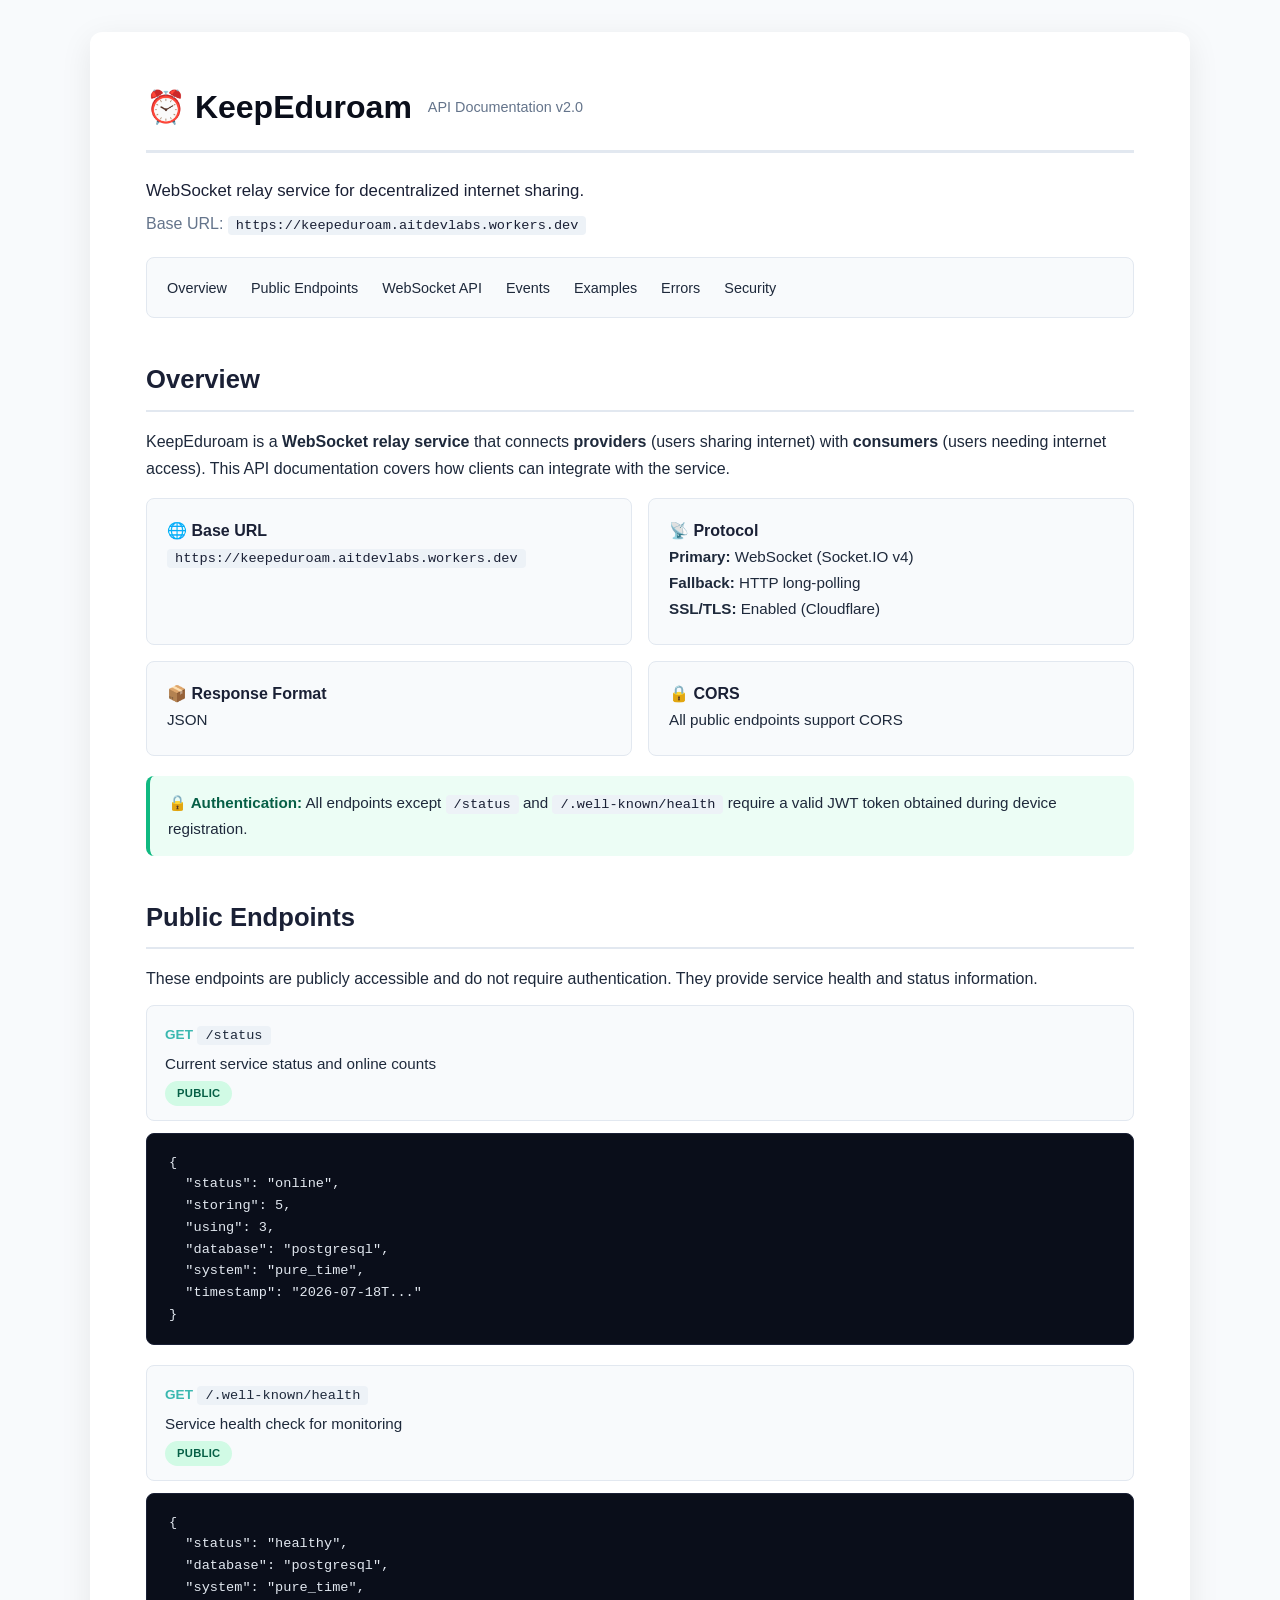
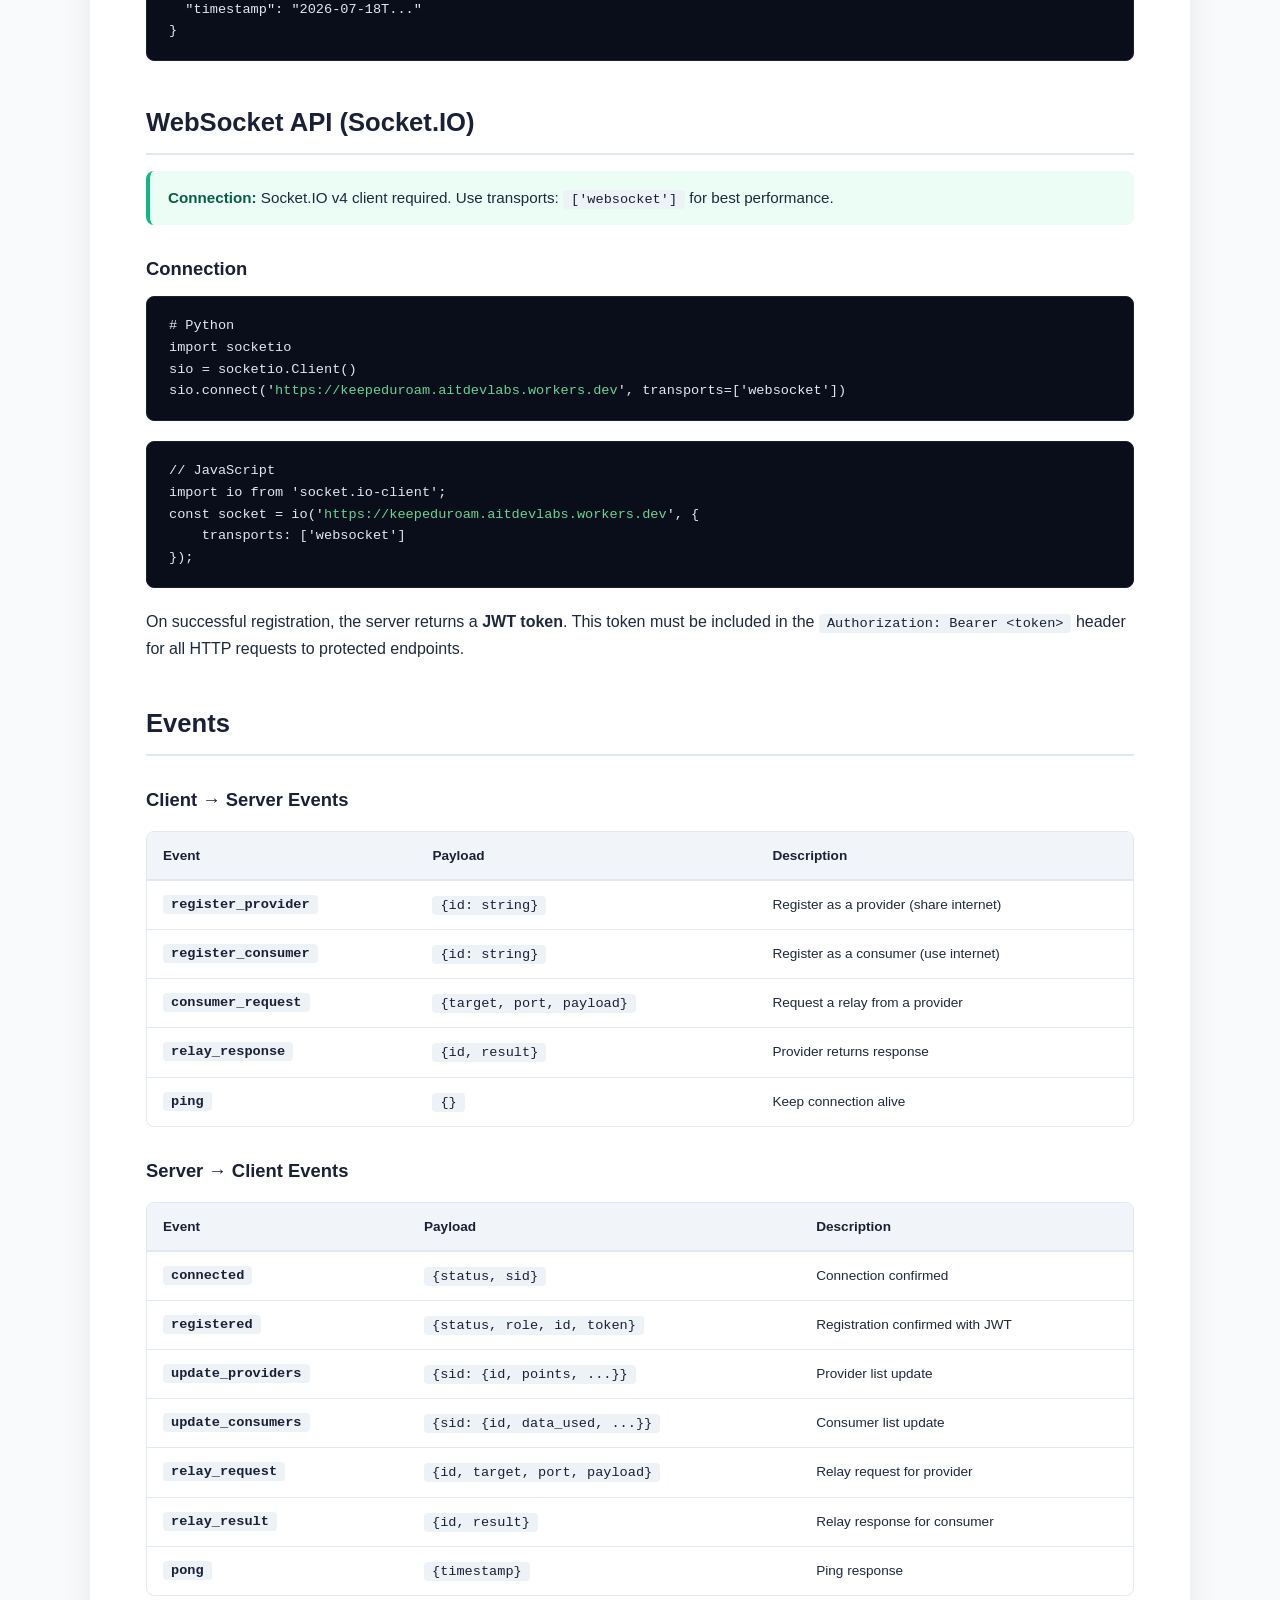
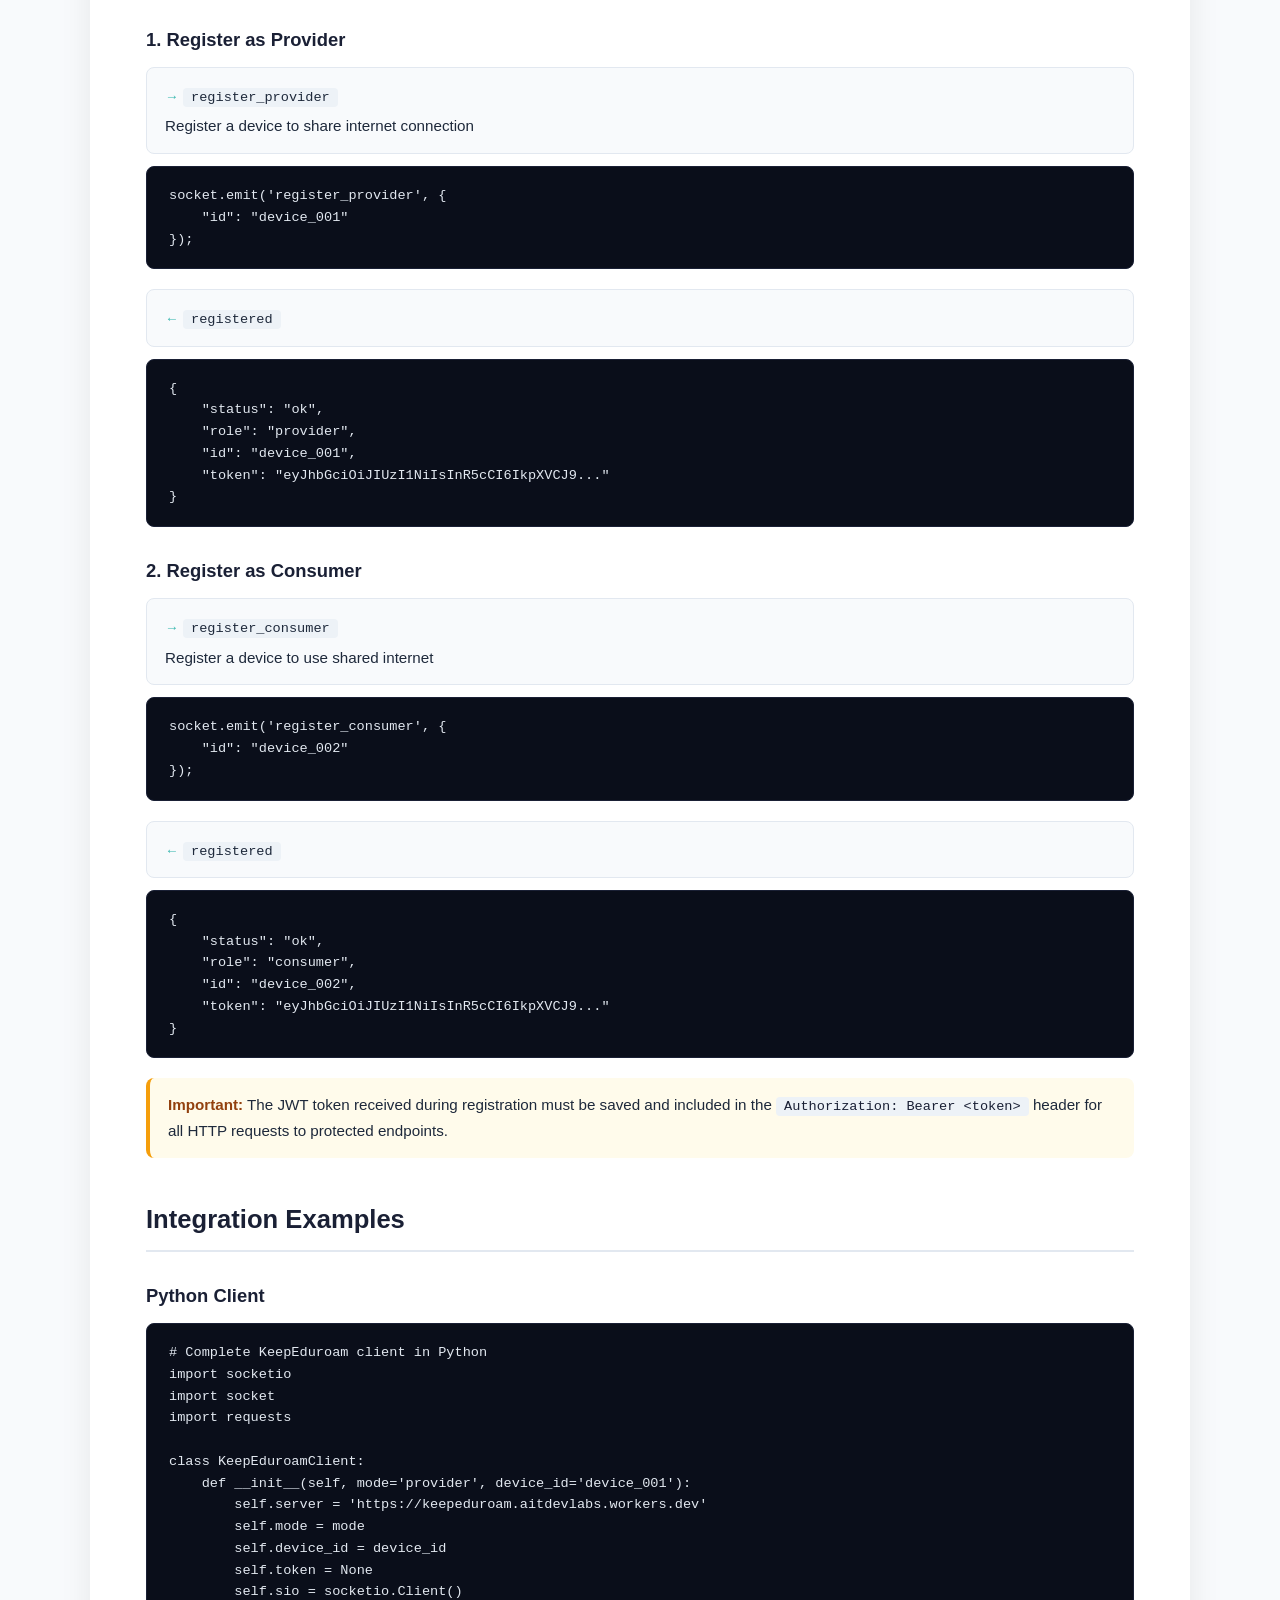
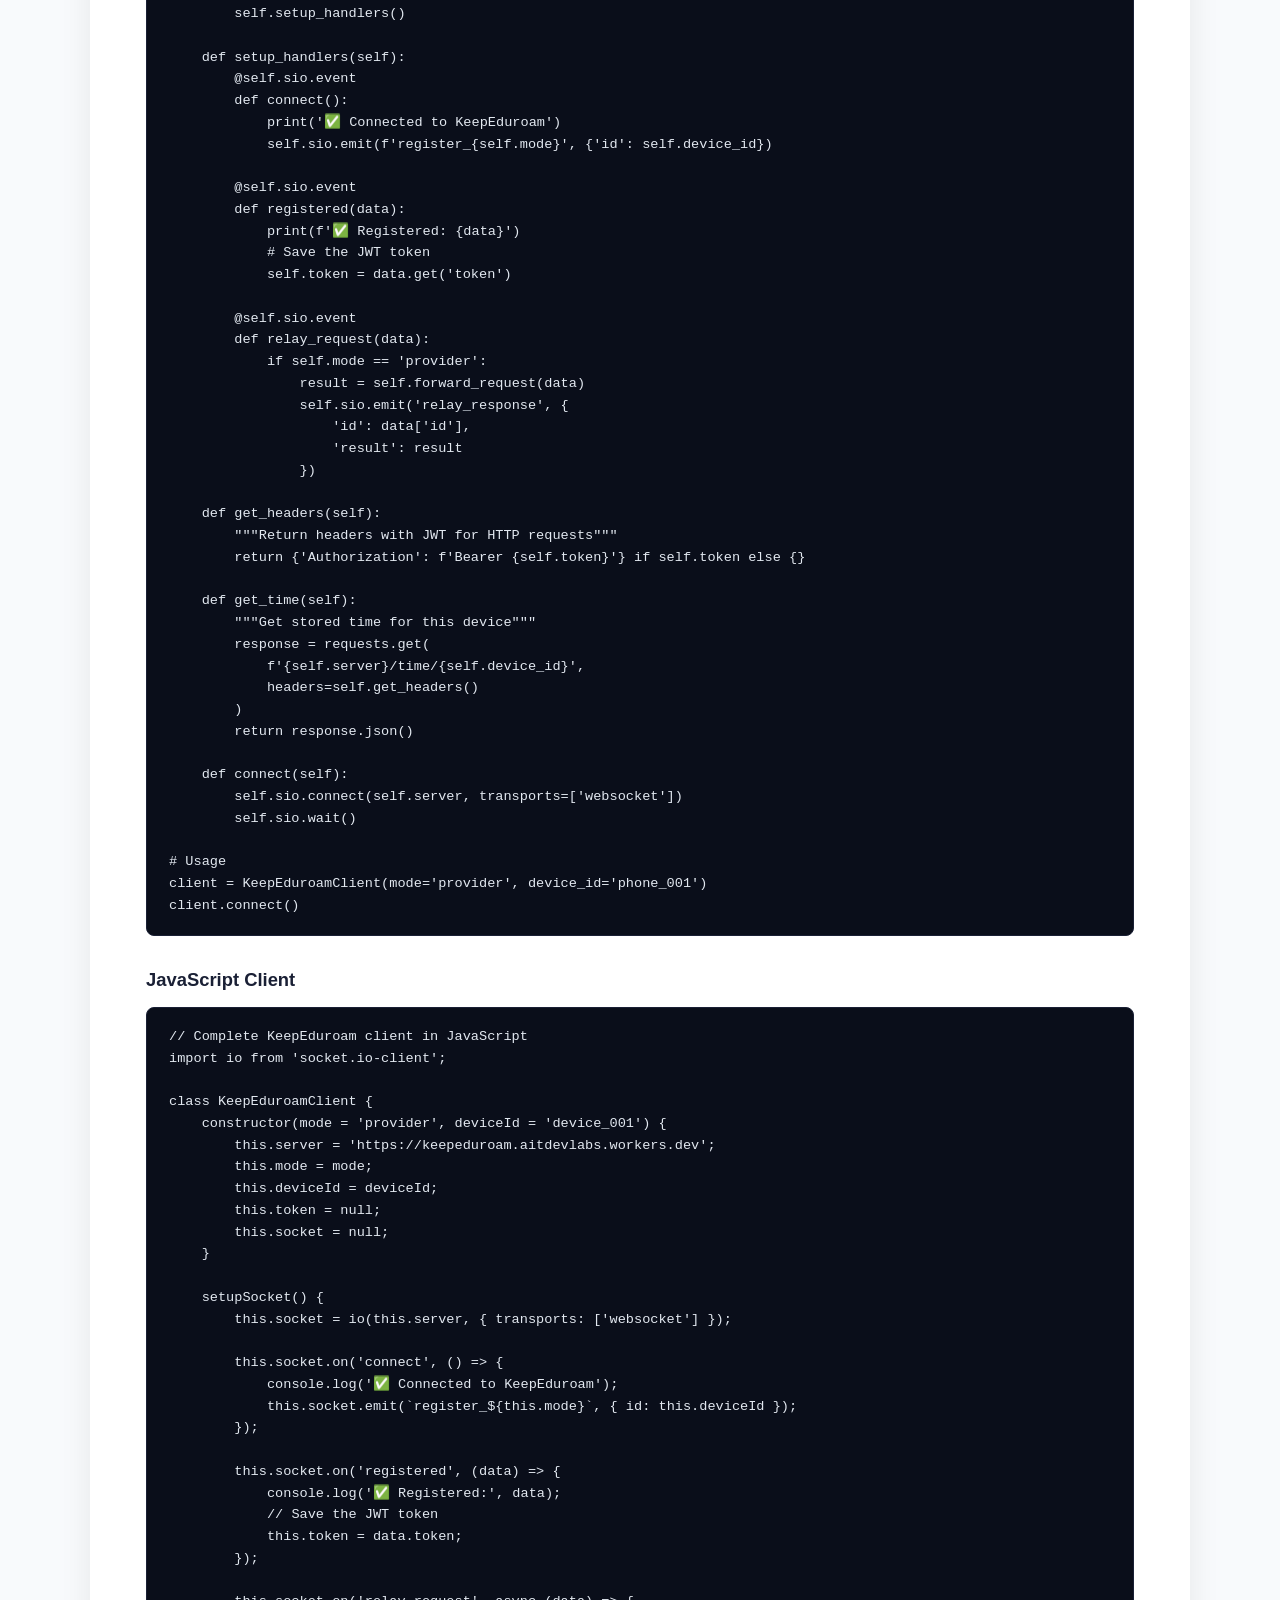
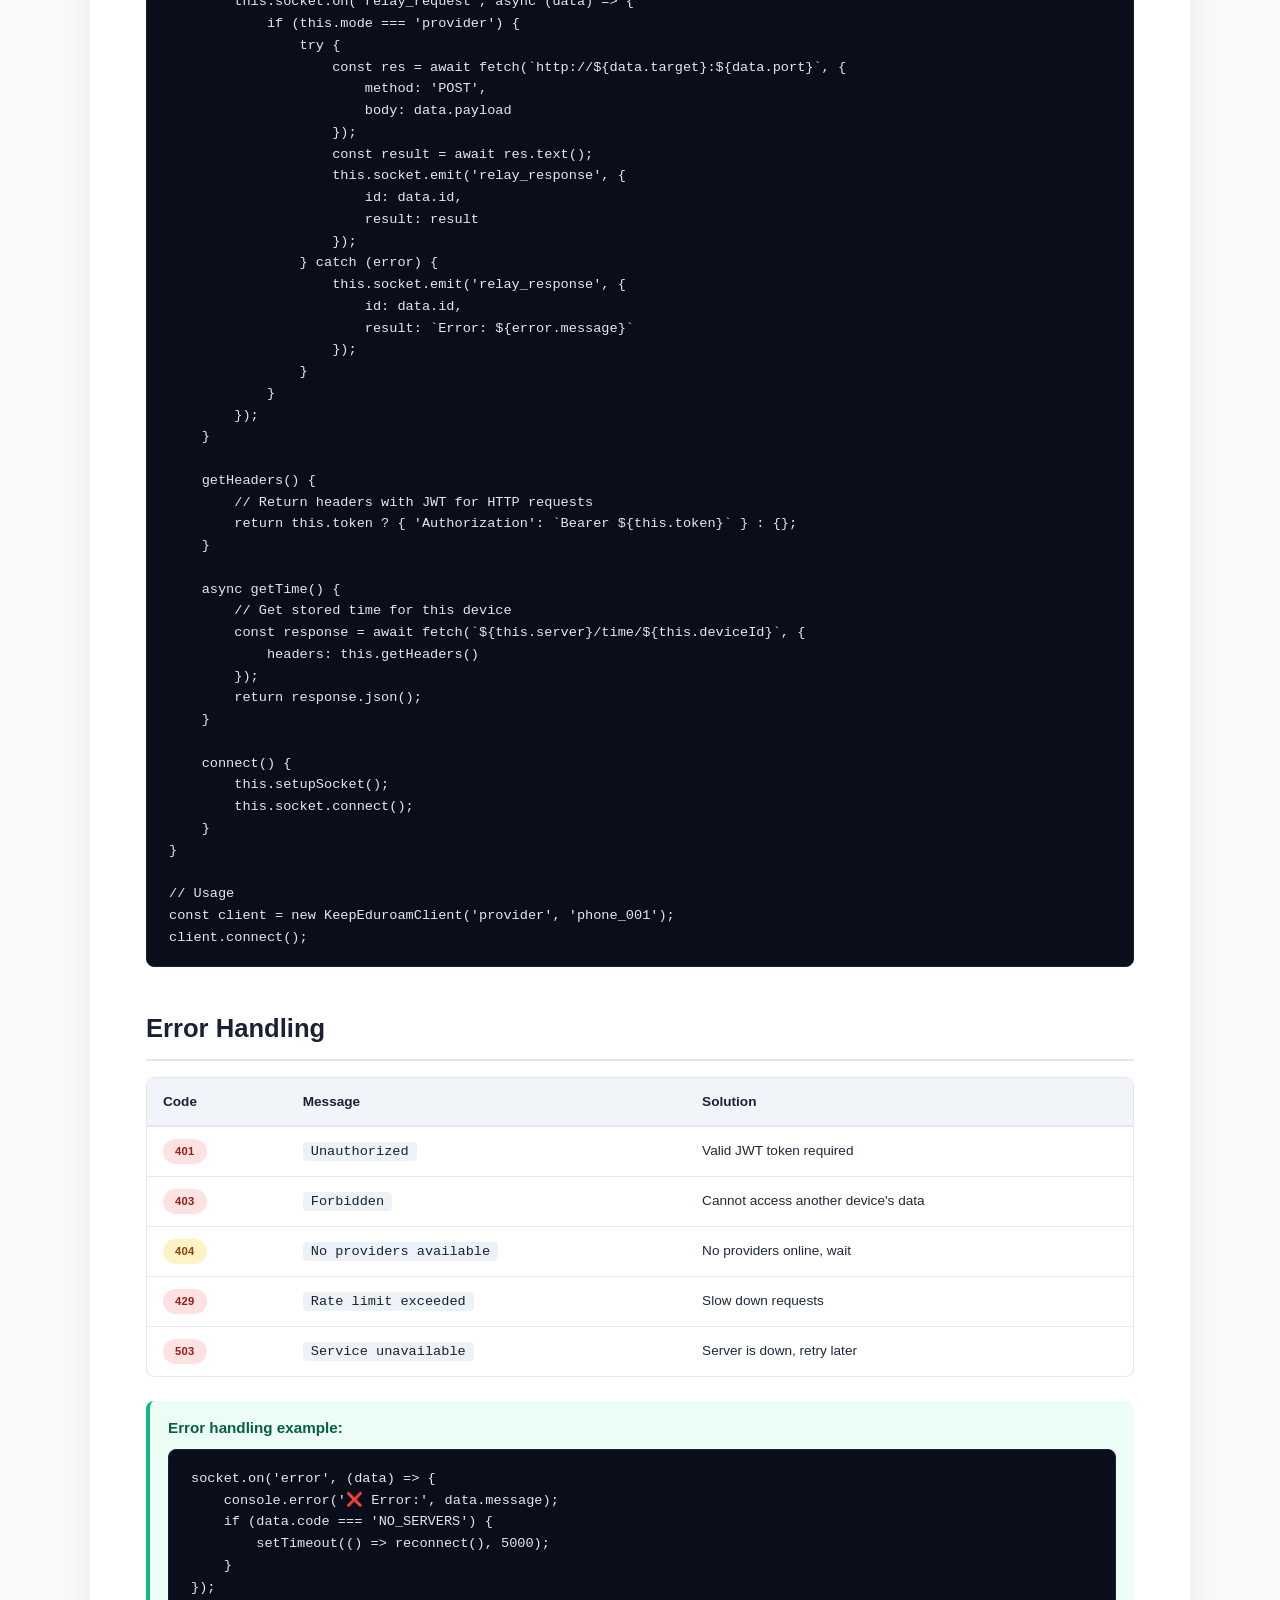
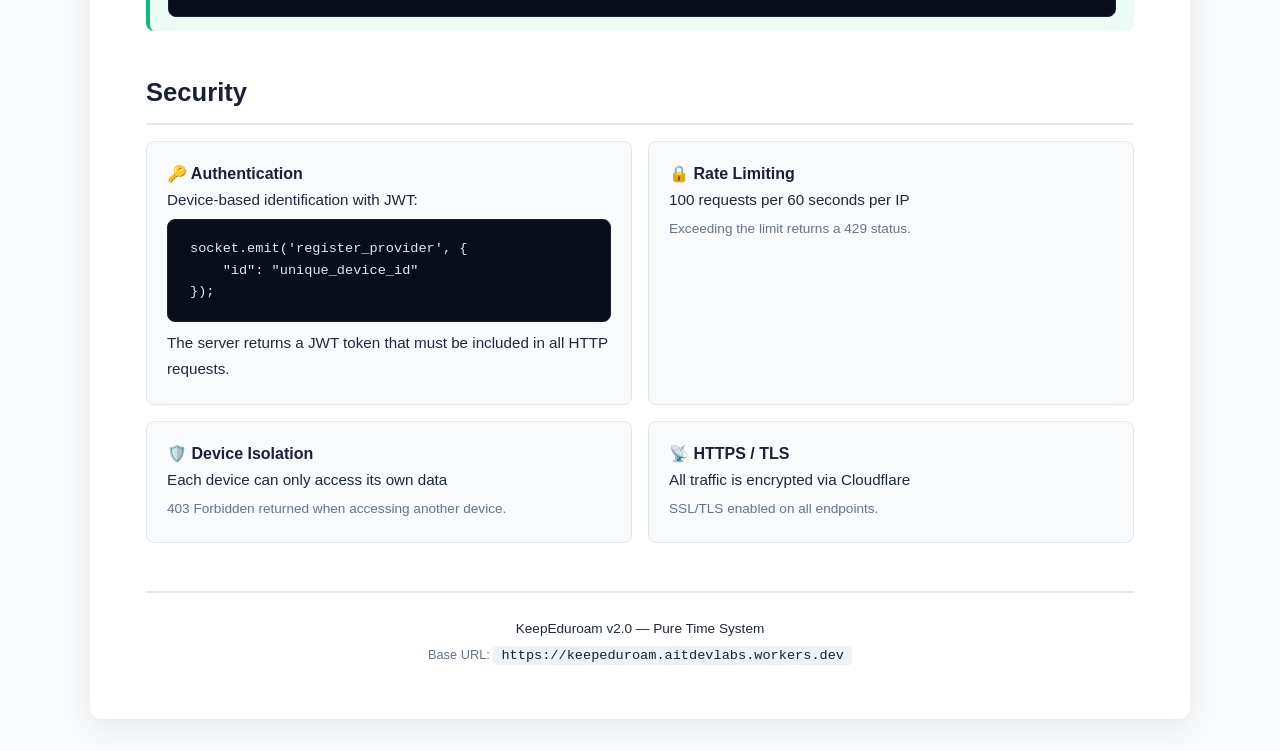
<file: api-documentation.html>
<!DOCTYPE html>
<html lang="en">
<head>
    <meta charset="UTF-8" />
    <meta name="viewport" content="width=device-width, initial-scale=1.0" />
    <title>KeepEduroam API Documentation</title>
    <link rel="icon" type="image/png" href="https://keepeduroam.web.app/favicon.ico" />
    <style>
        /* ── Reset & Variables ── */
        * {
            margin: 0;
            padding: 0;
            box-sizing: border-box;
        }
        :root {
            --primary: #0a0e1a;
            --primary-light: #1a2035;
            --accent: #4ecdc4;
            --accent-dark: #3bb8b0;
            --bg: #f8fafc;
            --card: #ffffff;
            --border: #e2e8f0;
            --text: #1e293b;
            --text-muted: #64748b;
            --shadow: 0 8px 32px rgba(0, 0, 0, 0.08);
            --radius: 12px;
            --radius-sm: 8px;
            --font: -apple-system, BlinkMacSystemFont, "Segoe UI", Roboto, Oxygen, Ubuntu, sans-serif;
            --mono: "JetBrains Mono", "Cascadia Code", "Courier New", monospace;
            --max-width: 1100px;
        }

        html {
            scroll-behavior: smooth;
        }
        body {
            font-family: var(--font);
            background: var(--bg);
            color: var(--text);
            line-height: 1.7;
            padding: 24px 16px;
        }

        .container {
            max-width: var(--max-width);
            margin: 0 auto;
            background: var(--card);
            border-radius: var(--radius);
            box-shadow: var(--shadow);
            padding: 32px 24px;
        }

        @media (min-width: 768px) {
            body {
                padding: 32px 40px;
            }
            .container {
                padding: 48px 56px;
            }
        }

        /* ── Typography ── */
        h1 {
            font-size: 2rem;
            font-weight: 700;
            color: var(--primary);
            border-bottom: 3px solid var(--border);
            padding-bottom: 16px;
            margin-bottom: 24px;
            display: flex;
            flex-wrap: wrap;
            align-items: center;
            gap: 8px 16px;
        }
        h1 small {
            font-size: 0.9rem;
            font-weight: 400;
            color: var(--text-muted);
        }

        h2 {
            font-size: 1.6rem;
            font-weight: 600;
            color: var(--primary-light);
            margin-top: 40px;
            margin-bottom: 16px;
            padding-bottom: 8px;
            border-bottom: 2px solid var(--border);
        }

        h3 {
            font-size: 1.15rem;
            font-weight: 600;
            color: var(--primary-light);
            margin-top: 28px;
            margin-bottom: 10px;
        }

        p {
            margin-bottom: 12px;
            color: var(--text);
        }

        a {
            color: var(--accent-dark);
            text-decoration: none;
            font-weight: 500;
            transition: color 0.2s;
        }
        a:hover {
            color: var(--accent);
            text-decoration: underline;
        }

        code {
            background: #edf2f7;
            padding: 2px 8px;
            border-radius: 4px;
            font-family: var(--mono);
            font-size: 0.85rem;
            color: var(--primary-light);
            word-break: break-word;
        }

        pre {
            background: #0a0e1a;
            color: #e2e8f0;
            padding: 18px 22px;
            border-radius: var(--radius-sm);
            overflow-x: auto;
            font-size: 0.85rem;
            font-family: var(--mono);
            margin: 12px 0 20px 0;
            line-height: 1.6;
            white-space: pre-wrap;
            word-break: break-word;
            border: 1px solid #1a2035;
        }
        pre code {
            background: transparent;
            padding: 0;
            color: inherit;
            font-size: inherit;
        }

        /* ── Badges ── */
        .badge {
            display: inline-block;
            padding: 3px 12px;
            border-radius: 20px;
            font-size: 0.7rem;
            font-weight: 600;
            letter-spacing: 0.3px;
            text-transform: uppercase;
            margin-right: 4px;
        }
        .badge-green {
            background: #d1fae5;
            color: #065f46;
        }
        .badge-blue {
            background: #dbeafe;
            color: #1e40af;
        }
        .badge-yellow {
            background: #fef3c7;
            color: #92400e;
        }
        .badge-red {
            background: #fee2e2;
            color: #991b1b;
        }
        .badge-purple {
            background: #ede9fe;
            color: #5b21b6;
        }
        .badge-gray {
            background: #f1f5f9;
            color: #475569;
        }
        .badge-amber {
            background: #fef3c7;
            color: #b45309;
        }

        /* ── Endpoint Cards ── */
        .endpoint {
            background: #f8fafc;
            border-left: 4px solid var(--accent);
            padding: 14px 18px;
            border-radius: var(--radius-sm);
            margin: 12px 0 10px 0;
            border: 1px solid var(--border);
        }
        .endpoint .method {
            font-weight: 700;
            color: var(--accent-dark);
            font-size: 0.85rem;
        }
        .endpoint .path {
            font-family: var(--mono);
            font-size: 0.85rem;
            background: #edf2f7;
            padding: 2px 8px;
            border-radius: 4px;
            word-break: break-all;
        }
        .endpoint .desc {
            margin-top: 4px;
            color: var(--text);
            font-size: 0.95rem;
        }
        .endpoint .auth {
            display: inline-block;
            margin-top: 4px;
            font-size: 0.75rem;
            color: var(--text-muted);
        }

        /* ── Tables ── */
        .table-wrap {
            overflow-x: auto;
            margin: 16px 0 24px 0;
            border-radius: var(--radius-sm);
            border: 1px solid var(--border);
        }

        table {
            width: 100%;
            min-width: 480px;
            border-collapse: collapse;
            font-size: 0.85rem;
        }

        th {
            background: #f1f5f9;
            text-align: left;
            padding: 12px 16px;
            font-weight: 600;
            color: var(--primary-light);
            border-bottom: 2px solid var(--border);
            white-space: nowrap;
        }

        td {
            padding: 12px 16px;
            border-bottom: 1px solid var(--border);
            color: var(--text);
            vertical-align: top;
        }

        tr:last-child td {
            border-bottom: none;
        }

        .event-table td:first-child {
            font-family: var(--mono);
            font-weight: 600;
            color: var(--primary-light);
            font-size: 0.8rem;
            white-space: nowrap;
        }

        /* ── Cards Grid ── */
        .grid-2 {
            display: grid;
            grid-template-columns: 1fr;
            gap: 16px;
            margin: 16px 0 20px 0;
        }
        .card {
            background: #f8fafc;
            padding: 18px 20px;
            border-radius: var(--radius-sm);
            border: 1px solid var(--border);
        }
        .card h4 {
            margin-top: 0;
            color: var(--primary-light);
            font-size: 1rem;
        }
        .card p {
            margin-bottom: 4px;
            font-size: 0.95rem;
        }

        @media (min-width: 600px) {
            .grid-2 {
                grid-template-columns: 1fr 1fr;
            }
        }

        /* ── Notes ── */
        .note {
            background: #ecfdf5;
            border-left: 4px solid #10b981;
            padding: 14px 18px;
            border-radius: var(--radius-sm);
            margin: 16px 0 20px 0;
            font-size: 0.95rem;
        }
        .note strong {
            color: #065f46;
        }

        .warning {
            background: #fffbeb;
            border-left: 4px solid #f59e0b;
            padding: 14px 18px;
            border-radius: var(--radius-sm);
            margin: 16px 0 20px 0;
            font-size: 0.95rem;
        }
        .warning strong {
            color: #92400e;
        }

        .note pre,
        .warning pre {
            margin-top: 8px;
            margin-bottom: 0;
        }

        /* ── TOC ── */
        .toc {
            background: #f8fafc;
            padding: 16px 20px;
            border-radius: var(--radius-sm);
            margin: 20px 0 28px 0;
            border: 1px solid var(--border);
        }
        .toc ul {
            list-style: none;
            padding: 0;
            display: flex;
            flex-wrap: wrap;
            gap: 6px 24px;
        }
        .toc ul li a {
            color: var(--text);
            font-weight: 500;
            font-size: 0.9rem;
        }
        .toc ul li a:hover {
            color: var(--accent-dark);
            text-decoration: none;
        }

        @media (max-width: 480px) {
            .toc ul {
                flex-direction: column;
                gap: 4px;
            }
        }

        /* ── Footer ── */
        .footer {
            margin-top: 48px;
            padding-top: 24px;
            border-top: 2px solid var(--border);
            text-align: center;
            color: var(--text-muted);
            font-size: 0.85rem;
        }
        .footer p {
            margin-bottom: 4px;
        }

        /* ── Utilities ── */
        .text-mono {
            font-family: var(--mono);
        }
        .text-muted {
            color: var(--text-muted);
        }
        .mt-0 {
            margin-top: 0;
        }
        .mb-0 {
            margin-bottom: 0;
        }

        /* ── Print ── */
        @media print {
            body {
                background: #fff;
                padding: 0;
            }
            .container {
                box-shadow: none;
                border: 1px solid #ddd;
                border-radius: 0;
            }
            .toc {
                break-inside: avoid;
            }
            pre {
                background: #f4f4f4;
                color: #333;
            }
            .badge {
                border: 1px solid #ccc;
            }
        }
    </style>
</head>
<body>

    <div class="container">

        <!-- ============================================================
        HEADER
        ============================================================ -->
        <h1>
            ⏰ KeepEduroam
            <small>API Documentation v2.0</small>
        </h1>

        <p style="font-size:1.05rem; color:var(--primary-light); margin-bottom:4px;">
            WebSocket relay service for decentralized internet sharing.
        </p>
        <p style="color:var(--text-muted); margin-bottom:20px;">
            Base URL: <code>https://keepeduroam.aitdevlabs.workers.dev</code>
        </p>

        <!-- ============================================================
        TABLE OF CONTENTS
        ============================================================ -->
        <nav class="toc" aria-label="Table of Contents">
            <ul>
                <li><a href="#overview">Overview</a></li>
                <li><a href="#public-endpoints">Public Endpoints</a></li>
                <li><a href="#websocket">WebSocket API</a></li>
                <li><a href="#events">Events</a></li>
                <li><a href="#examples">Examples</a></li>
                <li><a href="#errors">Errors</a></li>
                <li><a href="#security">Security</a></li>
            </ul>
        </nav>

        <!-- ============================================================
        OVERVIEW
        ============================================================ -->
        <h2 id="overview">Overview</h2>

        <p>
            KeepEduroam is a <strong>WebSocket relay service</strong> that connects
            <strong>providers</strong> (users sharing internet) with
            <strong>consumers</strong> (users needing internet access).
            This API documentation covers how clients can integrate with the service.
        </p>

        <div class="grid-2">
            <div class="card">
                <h4>🌐 Base URL</h4>
                <p><code>https://keepeduroam.aitdevlabs.workers.dev</code></p>
            </div>
            <div class="card">
                <h4>📡 Protocol</h4>
                <p><strong>Primary:</strong> WebSocket (Socket.IO v4)<br>
                <strong>Fallback:</strong> HTTP long-polling<br>
                <strong>SSL/TLS:</strong> Enabled (Cloudflare)</p>
            </div>
            <div class="card">
                <h4>📦 Response Format</h4>
                <p>JSON</p>
            </div>
            <div class="card">
                <h4>🔒 CORS</h4>
                <p>All public endpoints support CORS</p>
            </div>
        </div>

        <div class="note">
            <strong>🔒 Authentication:</strong> All endpoints except <code>/status</code> and <code>/.well-known/health</code> require a valid JWT token obtained during device registration.
        </div>

        <!-- ============================================================
        PUBLIC ENDPOINTS
        ============================================================ -->
        <h2 id="public-endpoints">Public Endpoints</h2>

        <p>
            These endpoints are publicly accessible and do not require authentication.
            They provide service health and status information.
        </p>

        <div class="endpoint">
            <div><span class="method">GET</span> <span class="path">/status</span></div>
            <div class="desc">Current service status and online counts</div>
            <div class="auth"><span class="badge badge-green">Public</span></div>
        </div>

        <pre>{
  <span class="json-key">"status"</span>: <span class="json-string">"online"</span>,
  <span class="json-key">"storing"</span>: <span class="json-number">5</span>,
  <span class="json-key">"using"</span>: <span class="json-number">3</span>,
  <span class="json-key">"database"</span>: <span class="json-string">"postgresql"</span>,
  <span class="json-key">"system"</span>: <span class="json-string">"pure_time"</span>,
  <span class="json-key">"timestamp"</span>: <span class="json-string">"2026-07-18T..."</span>
}</pre>

        <div class="endpoint">
            <div><span class="method">GET</span> <span class="path">/.well-known/health</span></div>
            <div class="desc">Service health check for monitoring</div>
            <div class="auth"><span class="badge badge-green">Public</span></div>
        </div>

        <pre>{
  <span class="json-key">"status"</span>: <span class="json-string">"healthy"</span>,
  <span class="json-key">"database"</span>: <span class="json-string">"postgresql"</span>,
  <span class="json-key">"system"</span>: <span class="json-string">"pure_time"</span>,
  <span class="json-key">"timestamp"</span>: <span class="json-string">"2026-07-18T..."</span>
}</pre>

        <!-- ============================================================
        WEBSOCKET API
        ============================================================ -->
        <h2 id="websocket">WebSocket API (Socket.IO)</h2>

        <div class="note">
            <strong>Connection:</strong> Socket.IO v4 client required.
            Use transports: <code>['websocket']</code> for best performance.
        </div>

        <h3>Connection</h3>

        <pre><span class="comment"># Python</span>
import socketio
sio = socketio.Client()
sio.connect('<span style="color:#68d391;">https://keepeduroam.aitdevlabs.workers.dev</span>', transports=['websocket'])</pre>

        <pre><span class="comment">// JavaScript</span>
import io from 'socket.io-client';
const socket = io('<span style="color:#68d391;">https://keepeduroam.aitdevlabs.workers.dev</span>', {
    transports: ['websocket']
});</pre>

        <p>
            On successful registration, the server returns a <strong>JWT token</strong>.
            This token must be included in the <code>Authorization: Bearer &lt;token&gt;</code>
            header for all HTTP requests to protected endpoints.
        </p>

        <!-- ============================================================
        EVENTS
        ============================================================ -->
        <h2 id="events">Events</h2>

        <h3>Client → Server Events</h3>

        <div class="table-wrap">
            <table class="event-table">
                <thead>
                    <tr><th>Event</th><th>Payload</th><th>Description</th></tr>
                </thead>
                <tbody>
                    <tr>
                        <td><code>register_provider</code></td>
                        <td><code>{id: string}</code></td>
                        <td>Register as a provider (share internet)</td>
                    </tr>
                    <tr>
                        <td><code>register_consumer</code></td>
                        <td><code>{id: string}</code></td>
                        <td>Register as a consumer (use internet)</td>
                    </tr>
                    <tr>
                        <td><code>consumer_request</code></td>
                        <td><code>{target, port, payload}</code></td>
                        <td>Request a relay from a provider</td>
                    </tr>
                    <tr>
                        <td><code>relay_response</code></td>
                        <td><code>{id, result}</code></td>
                        <td>Provider returns response</td>
                    </tr>
                    <tr>
                        <td><code>ping</code></td>
                        <td><code>{}</code></td>
                        <td>Keep connection alive</td>
                    </tr>
                </tbody>
            </table>
        </div>

        <h3>Server → Client Events</h3>

        <div class="table-wrap">
            <table class="event-table">
                <thead>
                    <tr><th>Event</th><th>Payload</th><th>Description</th></tr>
                </thead>
                <tbody>
                    <tr>
                        <td><code>connected</code></td>
                        <td><code>{status, sid}</code></td>
                        <td>Connection confirmed</td>
                    </tr>
                    <tr>
                        <td><code>registered</code></td>
                        <td><code>{status, role, id, token}</code></td>
                        <td>Registration confirmed with JWT</td>
                    </tr>
                    <tr>
                        <td><code>update_providers</code></td>
                        <td><code>{sid: {id, points, ...}}</code></td>
                        <td>Provider list update</td>
                    </tr>
                    <tr>
                        <td><code>update_consumers</code></td>
                        <td><code>{sid: {id, data_used, ...}}</code></td>
                        <td>Consumer list update</td>
                    </tr>
                    <tr>
                        <td><code>relay_request</code></td>
                        <td><code>{id, target, port, payload}</code></td>
                        <td>Relay request for provider</td>
                    </tr>
                    <tr>
                        <td><code>relay_result</code></td>
                        <td><code>{id, result}</code></td>
                        <td>Relay response for consumer</td>
                    </tr>
                    <tr>
                        <td><code>pong</code></td>
                        <td><code>{timestamp}</code></td>
                        <td>Ping response</td>
                    </tr>
                </tbody>
            </table>
        </div>

        <!-- ============================================================
        REGISTRATION FLOW
        ============================================================ -->
        <h3>1. Register as Provider</h3>

        <div class="endpoint">
            <div><span class="method">→</span> <span class="path">register_provider</span></div>
            <div class="desc">Register a device to share internet connection</div>
        </div>

        <pre>socket.emit('register_provider', {
    <span class="json-key">"id"</span>: <span class="json-string">"device_001"</span>
});</pre>

        <div class="endpoint">
            <div><span class="method">←</span> <span class="path">registered</span></div>
        </div>

        <pre>{
    <span class="json-key">"status"</span>: <span class="json-string">"ok"</span>,
    <span class="json-key">"role"</span>: <span class="json-string">"provider"</span>,
    <span class="json-key">"id"</span>: <span class="json-string">"device_001"</span>,
    <span class="json-key">"token"</span>: <span class="json-string">"eyJhbGciOiJIUzI1NiIsInR5cCI6IkpXVCJ9..."</span>
}</pre>

        <h3>2. Register as Consumer</h3>

        <div class="endpoint">
            <div><span class="method">→</span> <span class="path">register_consumer</span></div>
            <div class="desc">Register a device to use shared internet</div>
        </div>

        <pre>socket.emit('register_consumer', {
    <span class="json-key">"id"</span>: <span class="json-string">"device_002"</span>
});</pre>

        <div class="endpoint">
            <div><span class="method">←</span> <span class="path">registered</span></div>
        </div>

        <pre>{
    <span class="json-key">"status"</span>: <span class="json-string">"ok"</span>,
    <span class="json-key">"role"</span>: <span class="json-string">"consumer"</span>,
    <span class="json-key">"id"</span>: <span class="json-string">"device_002"</span>,
    <span class="json-key">"token"</span>: <span class="json-string">"eyJhbGciOiJIUzI1NiIsInR5cCI6IkpXVCJ9..."</span>
}</pre>

        <div class="warning">
            <strong>Important:</strong> The JWT token received during registration must be saved and included in the <code>Authorization: Bearer &lt;token&gt;</code> header for all HTTP requests to protected endpoints.
        </div>

        <!-- ============================================================
        EXAMPLES
        ============================================================ -->
        <h2 id="examples">Integration Examples</h2>

        <h3>Python Client</h3>

        <pre><span class="comment"># Complete KeepEduroam client in Python</span>
import socketio
import socket
import requests

class KeepEduroamClient:
    def __init__(self, mode='provider', device_id='device_001'):
        self.server = 'https://keepeduroam.aitdevlabs.workers.dev'
        self.mode = mode
        self.device_id = device_id
        self.token = None
        self.sio = socketio.Client()
        self.setup_handlers()

    def setup_handlers(self):
        @self.sio.event
        def connect():
            print('✅ Connected to KeepEduroam')
            self.sio.emit(f'register_{self.mode}', {'id': self.device_id})

        @self.sio.event
        def registered(data):
            print(f'✅ Registered: {data}')
            <span class="comment"># Save the JWT token</span>
            self.token = data.get('token')

        @self.sio.event
        def relay_request(data):
            if self.mode == 'provider':
                result = self.forward_request(data)
                self.sio.emit('relay_response', {
                    'id': data['id'],
                    'result': result
                })

    def get_headers(self):
        <span class="comment">"""Return headers with JWT for HTTP requests"""</span>
        return {'Authorization': f'Bearer {self.token}'} if self.token else {}

    def get_time(self):
        <span class="comment">"""Get stored time for this device"""</span>
        response = requests.get(
            f'{self.server}/time/{self.device_id}',
            headers=self.get_headers()
        )
        return response.json()

    def connect(self):
        self.sio.connect(self.server, transports=['websocket'])
        self.sio.wait()

<span class="comment"># Usage</span>
client = KeepEduroamClient(mode='provider', device_id='phone_001')
client.connect()
</pre>

        <h3>JavaScript Client</h3>

        <pre><span class="comment">// Complete KeepEduroam client in JavaScript</span>
import io from 'socket.io-client';

class KeepEduroamClient {
    constructor(mode = 'provider', deviceId = 'device_001') {
        this.server = 'https://keepeduroam.aitdevlabs.workers.dev';
        this.mode = mode;
        this.deviceId = deviceId;
        this.token = null;
        this.socket = null;
    }

    setupSocket() {
        this.socket = io(this.server, { transports: ['websocket'] });

        this.socket.on('connect', () => {
            console.log('✅ Connected to KeepEduroam');
            this.socket.emit(`register_${this.mode}`, { id: this.deviceId });
        });

        this.socket.on('registered', (data) => {
            console.log('✅ Registered:', data);
            <span class="comment">// Save the JWT token</span>
            this.token = data.token;
        });

        this.socket.on('relay_request', async (data) => {
            if (this.mode === 'provider') {
                try {
                    const res = await fetch(`http://${data.target}:${data.port}`, {
                        method: 'POST',
                        body: data.payload
                    });
                    const result = await res.text();
                    this.socket.emit('relay_response', {
                        id: data.id,
                        result: result
                    });
                } catch (error) {
                    this.socket.emit('relay_response', {
                        id: data.id,
                        result: `Error: ${error.message}`
                    });
                }
            }
        });
    }

    getHeaders() {
        <span class="comment">// Return headers with JWT for HTTP requests</span>
        return this.token ? { 'Authorization': `Bearer ${this.token}` } : {};
    }

    async getTime() {
        <span class="comment">// Get stored time for this device</span>
        const response = await fetch(`${this.server}/time/${this.deviceId}`, {
            headers: this.getHeaders()
        });
        return response.json();
    }

    connect() {
        this.setupSocket();
        this.socket.connect();
    }
}

<span class="comment">// Usage</span>
const client = new KeepEduroamClient('provider', 'phone_001');
client.connect();
</pre>

        <!-- ============================================================
        ERRORS
        ============================================================ -->
        <h2 id="errors">Error Handling</h2>

        <div class="table-wrap">
            <table>
                <thead>
                    <tr><th>Code</th><th>Message</th><th>Solution</th></tr>
                </thead>
                <tbody>
                    <tr>
                        <td><span class="badge badge-red">401</span></td>
                        <td><code>Unauthorized</code></td>
                        <td>Valid JWT token required</td>
                    </tr>
                    <tr>
                        <td><span class="badge badge-red">403</span></td>
                        <td><code>Forbidden</code></td>
                        <td>Cannot access another device's data</td>
                    </tr>
                    <tr>
                        <td><span class="badge badge-yellow">404</span></td>
                        <td><code>No providers available</code></td>
                        <td>No providers online, wait</td>
                    </tr>
                    <tr>
                        <td><span class="badge badge-red">429</span></td>
                        <td><code>Rate limit exceeded</code></td>
                        <td>Slow down requests</td>
                    </tr>
                    <tr>
                        <td><span class="badge badge-red">503</span></td>
                        <td><code>Service unavailable</code></td>
                        <td>Server is down, retry later</td>
                    </tr>
                </tbody>
            </table>
        </div>

        <div class="note">
            <strong>Error handling example:</strong>
            <pre style="margin-top:8px;">socket.on('error', (data) => {
    console.error('❌ Error:', data.message);
    if (data.code === 'NO_SERVERS') {
        setTimeout(() => reconnect(), 5000);
    }
});</pre>
        </div>

        <!-- ============================================================
        SECURITY
        ============================================================ -->
        <h2 id="security">Security</h2>

        <div class="grid-2">
            <div class="card">
                <h4>🔑 Authentication</h4>
                <p>Device-based identification with JWT:</p>
                <pre style="font-size:0.85rem; margin:6px 0 0 0;">socket.emit('register_provider', {
    <span class="json-key">"id"</span>: <span class="json-string">"unique_device_id"</span>
});</pre>
                <p style="margin-top:8px;">The server returns a JWT token that must be included in all HTTP requests.</p>
            </div>
            <div class="card">
                <h4>🔒 Rate Limiting</h4>
                <p>100 requests per 60 seconds per IP</p>
                <p style="color:var(--text-muted); font-size:0.85rem;">Exceeding the limit returns a 429 status.</p>
            </div>
            <div class="card">
                <h4>🛡️ Device Isolation</h4>
                <p>Each device can only access its own data</p>
                <p style="color:var(--text-muted); font-size:0.85rem;">403 Forbidden returned when accessing another device.</p>
            </div>
            <div class="card">
                <h4>📡 HTTPS / TLS</h4>
                <p>All traffic is encrypted via Cloudflare</p>
                <p style="color:var(--text-muted); font-size:0.85rem;">SSL/TLS enabled on all endpoints.</p>
            </div>
        </div>

        <!-- ============================================================
        FOOTER
        ============================================================ -->
        <div class="footer">
            <p>KeepEduroam v2.0 — Pure Time System</p>
            <p style="font-size:0.8rem; color:var(--text-muted);">
                Base URL: <code>https://keepeduroam.aitdevlabs.workers.dev</code>
            </p>
        </div>

    </div>

</body>
</html>
</file>
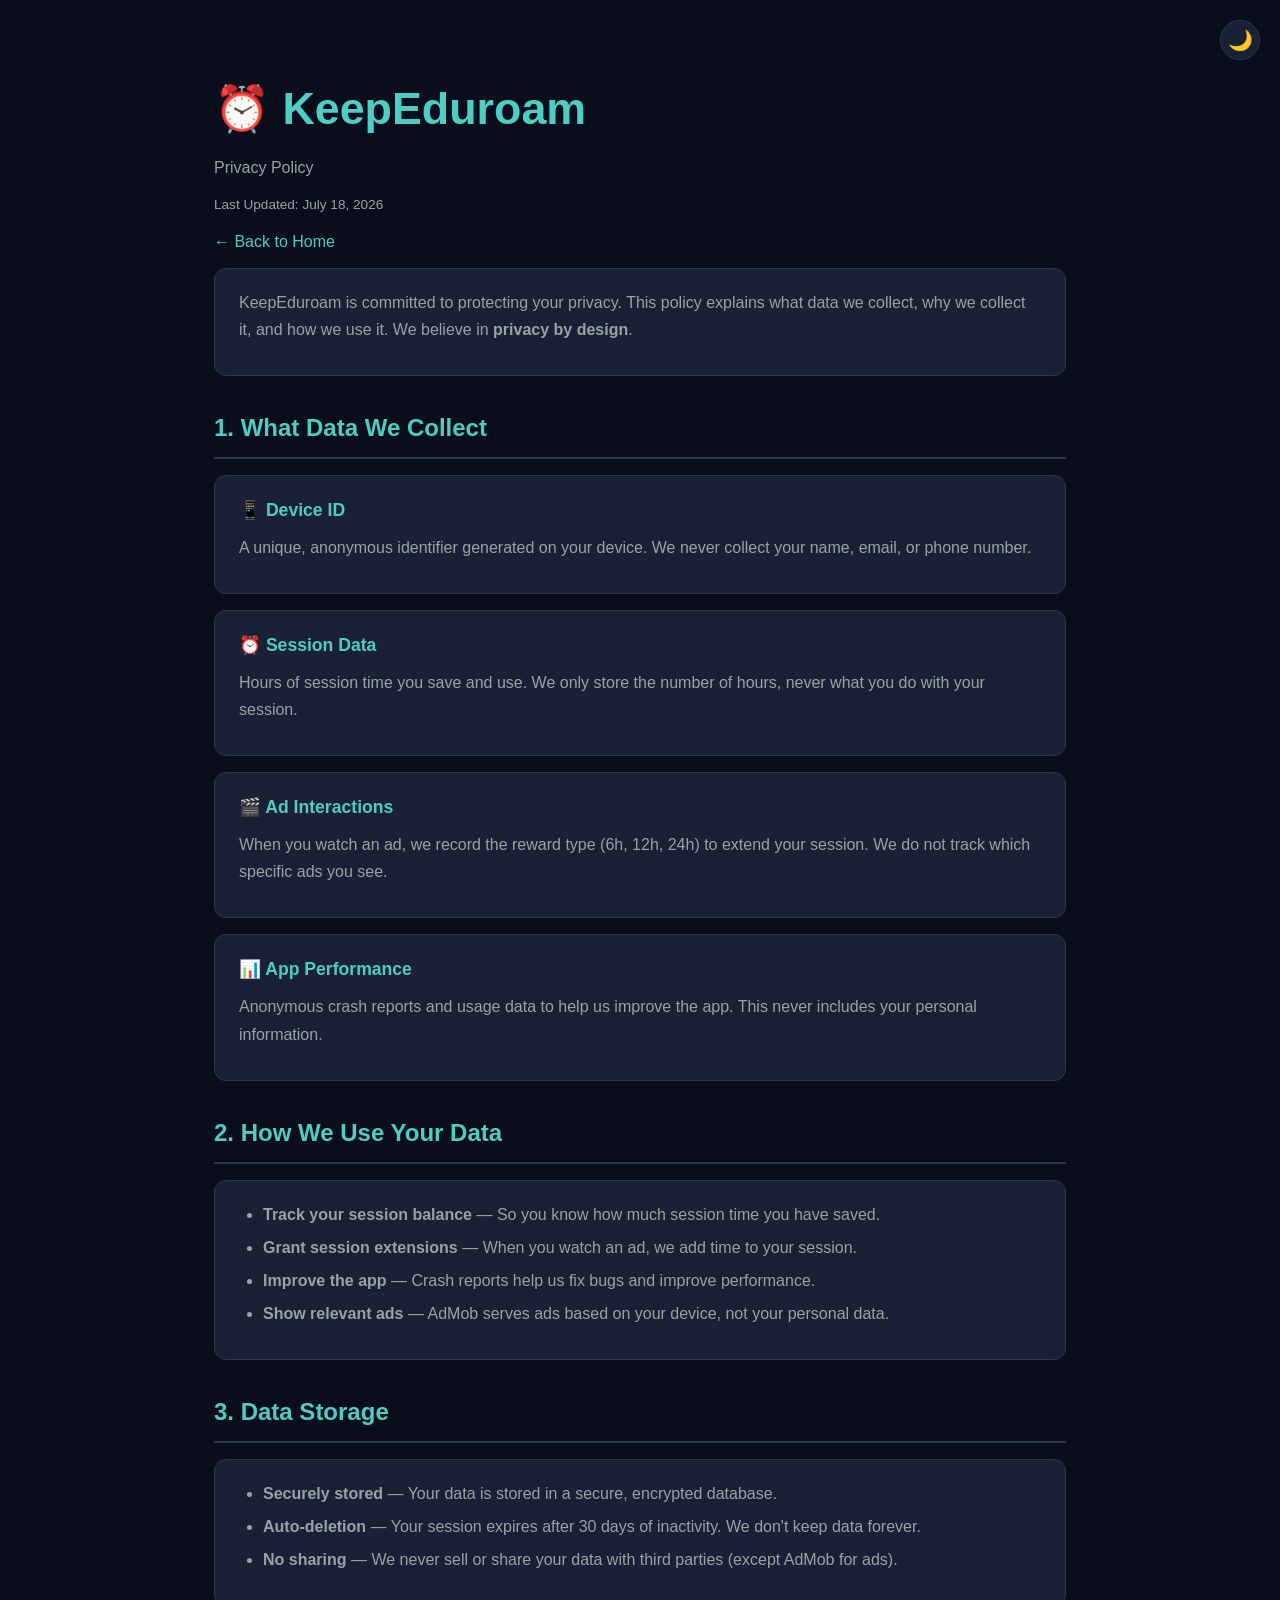
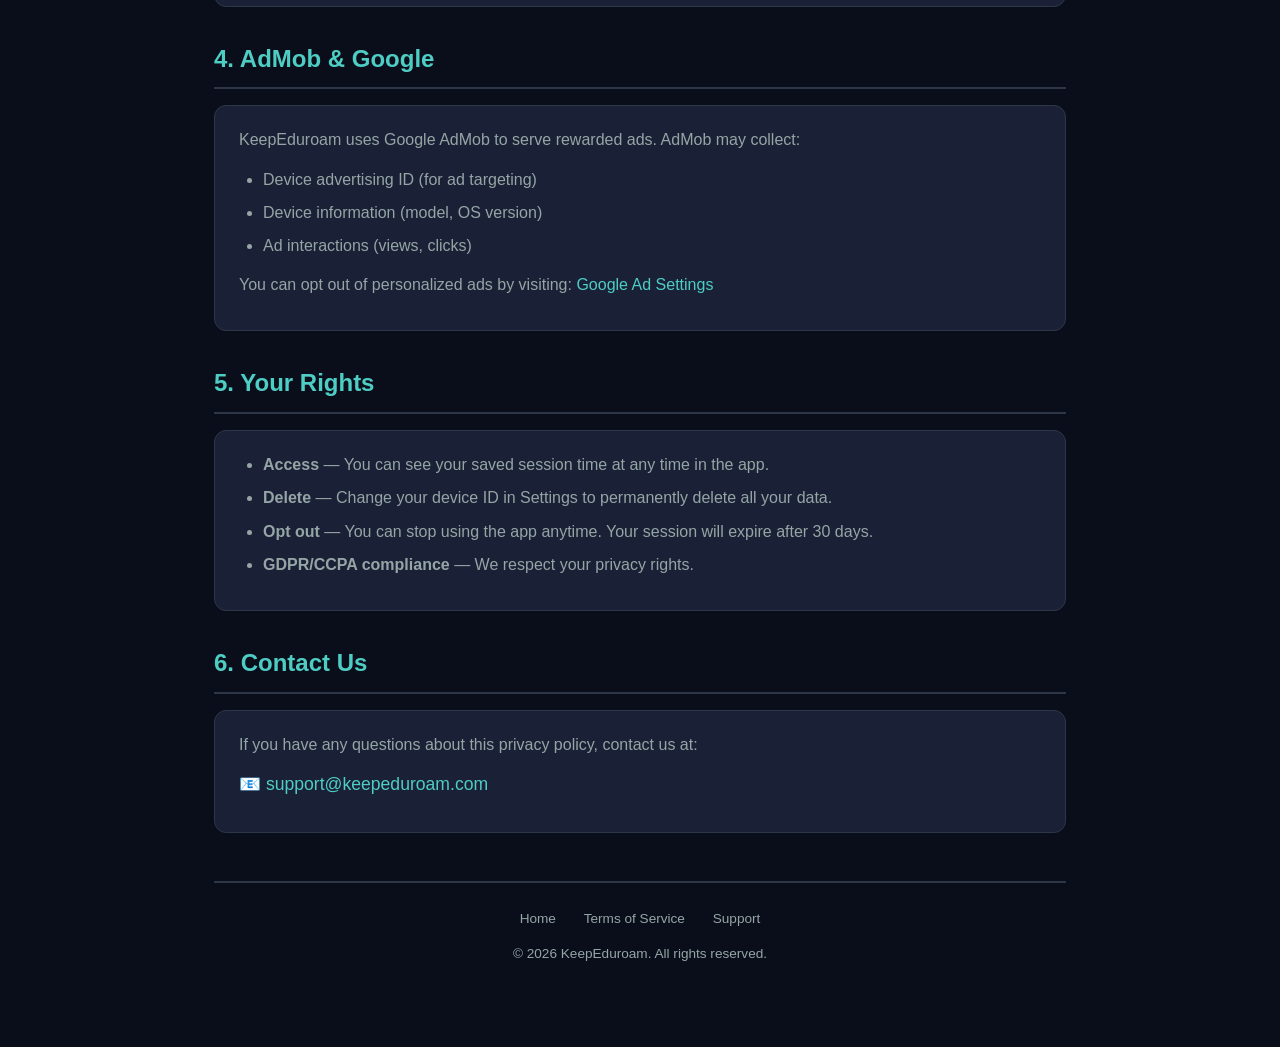
<file: privacy.html>
<!DOCTYPE html>
<html lang="en" data-theme="dark">
<head>
    <meta charset="UTF-8" />
    <meta name="viewport" content="width=device-width, initial-scale=1.0" />
    <title>Privacy Policy - KeepEduroam</title>
    <link rel="stylesheet" href="css/style.css" />
</head>
<body>

<button class="theme-toggle" onclick="toggleTheme()" aria-label="Toggle theme">
    🌙
</button>

<div class="container">

    <header>
        <h1>⏰ KeepEduroam</h1>
        <p class="text-muted">Privacy Policy</p>
        <p style="color:var(--text-muted); font-size:0.85rem;">
            Last Updated: July 18, 2026
        </p>
        <p style="margin-top:8px;">
            <a href="index.html">← Back to Home</a>
        </p>
    </header>

    <div class="card">
        <p>
            KeepEduroam is committed to protecting your privacy. This policy
            explains what data we collect, why we collect it, and how we use it.
            We believe in <strong>privacy by design</strong>.
        </p>
    </div>

    <!-- Section 1 -->
    <h2>1. What Data We Collect</h2>

    <div class="card">
        <h3>📱 Device ID</h3>
        <p>A unique, anonymous identifier generated on your device. We never collect your name, email, or phone number.</p>
    </div>

    <div class="card">
        <h3>⏰ Session Data</h3>
        <p>Hours of session time you save and use. We only store the number of hours, never what you do with your session.</p>
    </div>

    <div class="card">
        <h3>🎬 Ad Interactions</h3>
        <p>When you watch an ad, we record the reward type (6h, 12h, 24h) to extend your session. We do not track which specific ads you see.</p>
    </div>

    <div class="card">
        <h3>📊 App Performance</h3>
        <p>Anonymous crash reports and usage data to help us improve the app. This never includes your personal information.</p>
    </div>

    <!-- Section 2 -->
    <h2>2. How We Use Your Data</h2>

    <div class="card">
        <ul>
            <li><strong>Track your session balance</strong> — So you know how much session time you have saved.</li>
            <li><strong>Grant session extensions</strong> — When you watch an ad, we add time to your session.</li>
            <li><strong>Improve the app</strong> — Crash reports help us fix bugs and improve performance.</li>
            <li><strong>Show relevant ads</strong> — AdMob serves ads based on your device, not your personal data.</li>
        </ul>
    </div>

    <!-- Section 3 -->
    <h2>3. Data Storage</h2>

    <div class="card">
        <ul>
            <li><strong>Securely stored</strong> — Your data is stored in a secure, encrypted database.</li>
            <li><strong>Auto-deletion</strong> — Your session expires after 30 days of inactivity. We don't keep data forever.</li>
            <li><strong>No sharing</strong> — We never sell or share your data with third parties (except AdMob for ads).</li>
        </ul>
    </div>

    <!-- Section 4 -->
    <h2>4. AdMob & Google</h2>

    <div class="card">
        <p>
            KeepEduroam uses Google AdMob to serve rewarded ads. AdMob may collect:
        </p>
        <ul>
            <li>Device advertising ID (for ad targeting)</li>
            <li>Device information (model, OS version)</li>
            <li>Ad interactions (views, clicks)</li>
        </ul>
        <p style="margin-top:8px;">
            You can opt out of personalized ads by visiting:
            <a href="https://adssettings.google.com" target="_blank">Google Ad Settings</a>
        </p>
    </div>

    <!-- Section 5 -->
    <h2>5. Your Rights</h2>

    <div class="card">
        <ul>
            <li><strong>Access</strong> — You can see your saved session time at any time in the app.</li>
            <li><strong>Delete</strong> — Change your device ID in Settings to permanently delete all your data.</li>
            <li><strong>Opt out</strong> — You can stop using the app anytime. Your session will expire after 30 days.</li>
            <li><strong>GDPR/CCPA compliance</strong> — We respect your privacy rights.</li>
        </ul>
    </div>

    <!-- Section 6 -->
    <h2>6. Contact Us</h2>

    <div class="card">
        <p>
            If you have any questions about this privacy policy, contact us at:
        </p>
        <p style="font-size:1.1rem;">
            📧 <a href="mailto:support@keepeduroam.com">support@keepeduroam.com</a>
        </p>
    </div>

    <footer class="footer">
        <p>
            <a href="index.html">Home</a>
            <a href="terms.html">Terms of Service</a>
            <a href="support.html">Support</a>
        </p>
        <p style="margin-top:8px;">
            &copy; 2026 KeepEduroam. All rights reserved.
        </p>
    </footer>

</div>

<script>
function toggleTheme() {
    const html = document.documentElement;
    const current = html.getAttribute('data-theme');
    const newTheme = current === 'dark' ? 'light' : 'dark';
    html.setAttribute('data-theme', newTheme);
    document.querySelector('.theme-toggle').textContent = newTheme === 'dark' ? '🌙' : '☀️';
    localStorage.setItem('theme', newTheme);
}

const savedTheme = localStorage.getItem('theme') || 'dark';
document.documentElement.setAttribute('data-theme', savedTheme);
document.querySelector('.theme-toggle').textContent = savedTheme === 'dark' ? '🌙' : '☀️';
</script>

</body>
</html>
</file>
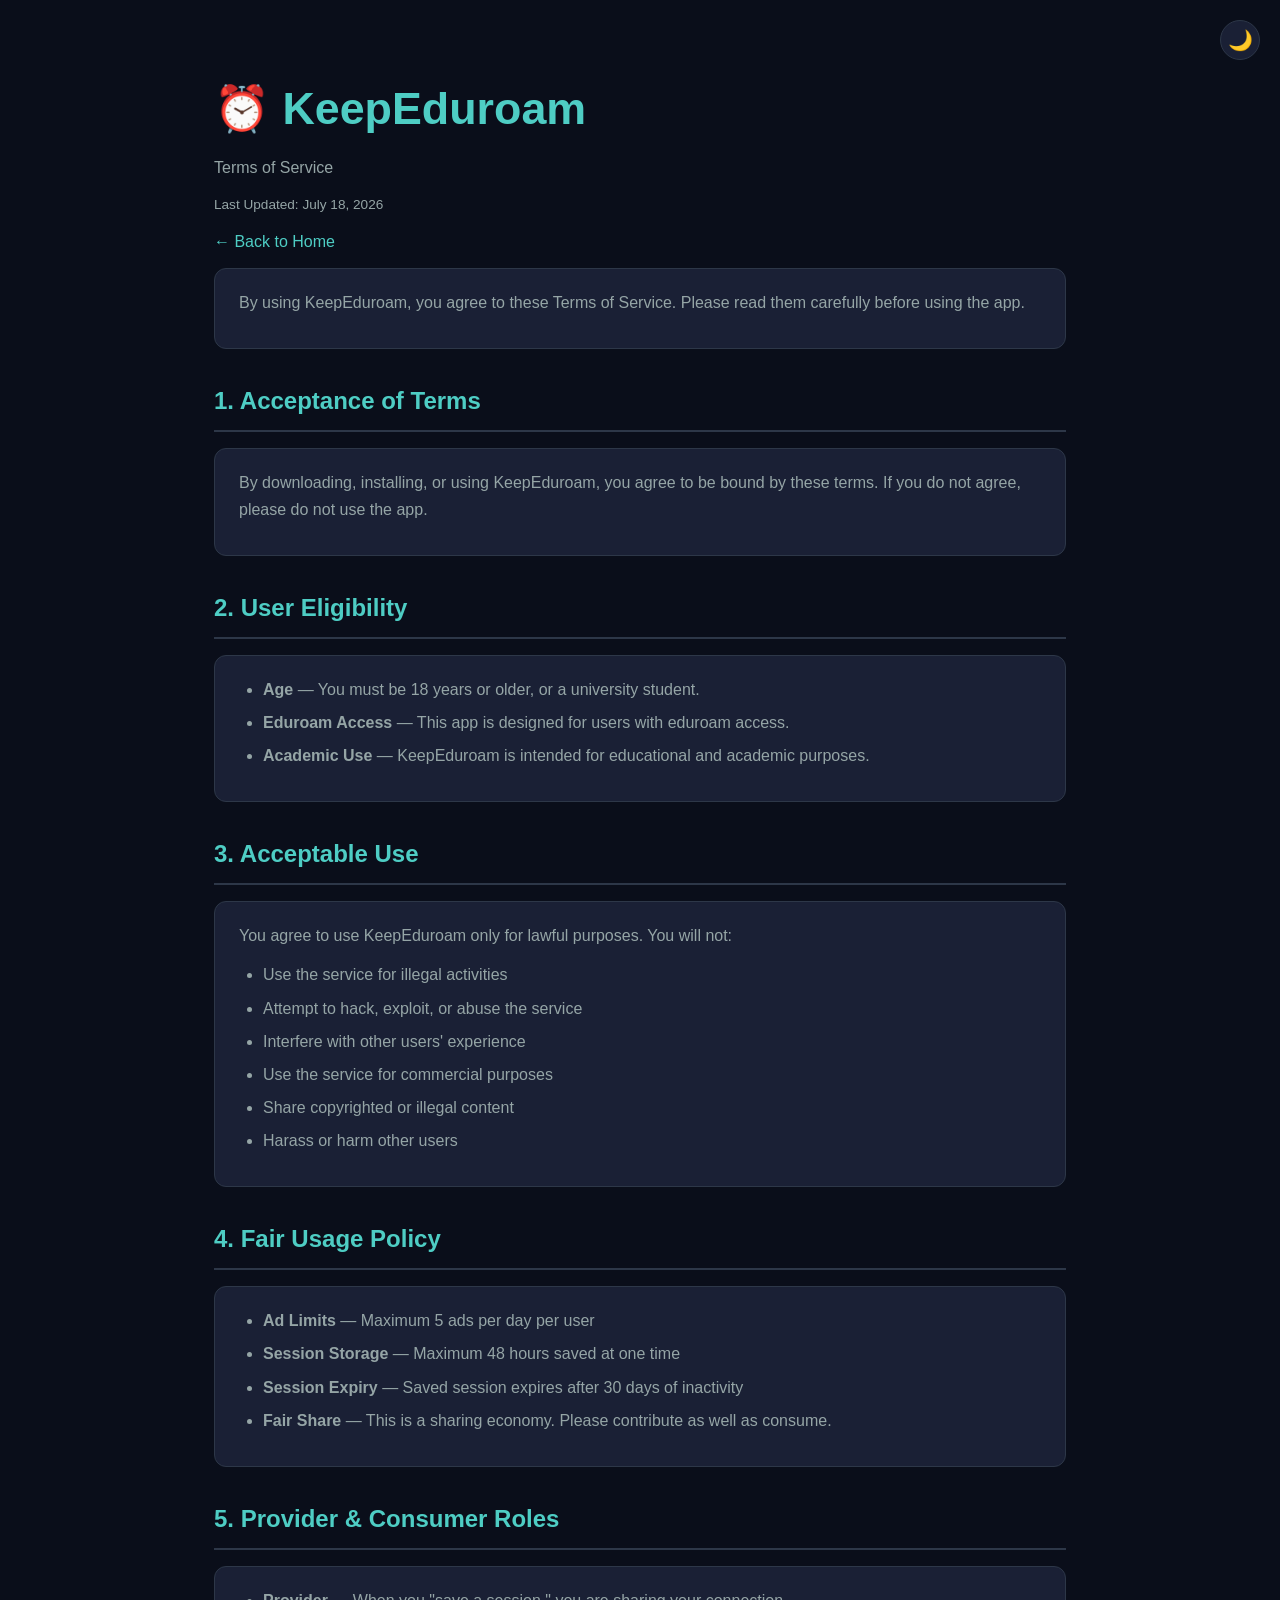
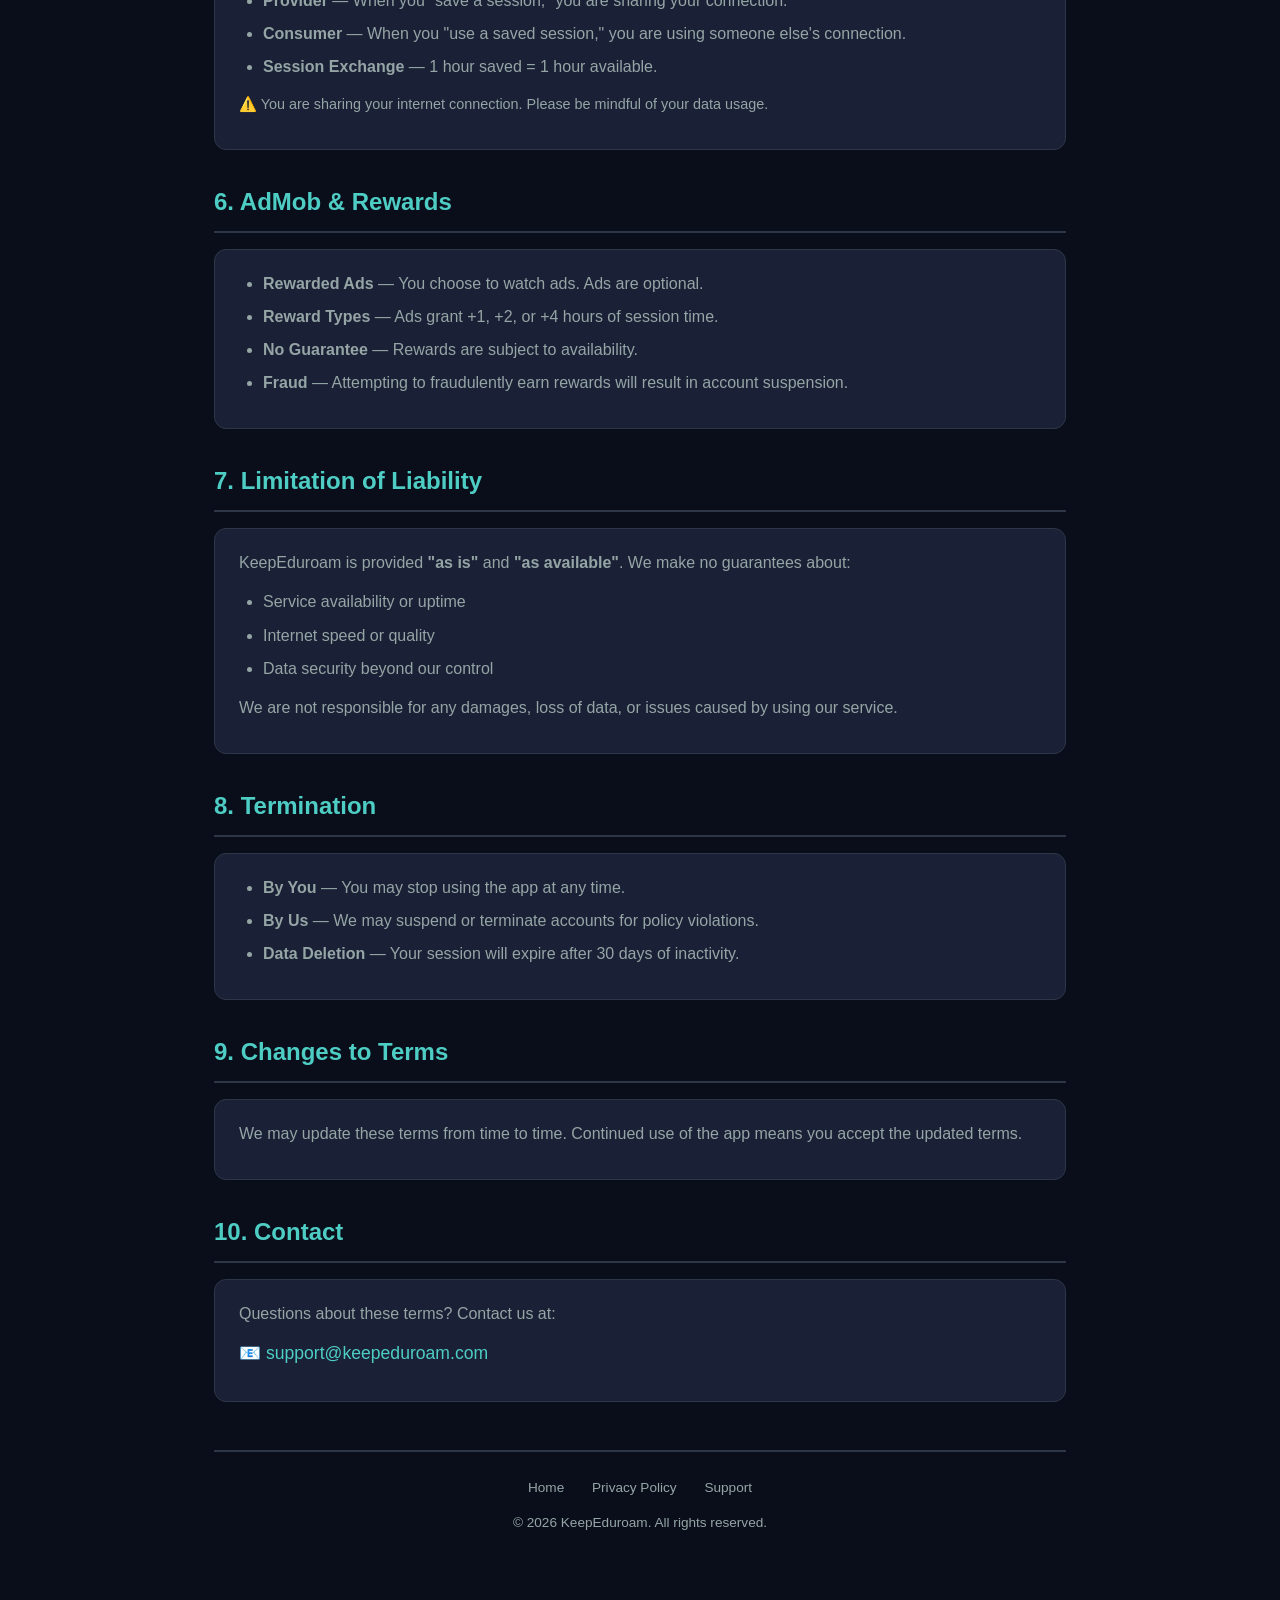
<file: terms.html>
<!DOCTYPE html>
<html lang="en" data-theme="dark">
<head>
    <meta charset="UTF-8" />
    <meta name="viewport" content="width=device-width, initial-scale=1.0" />
    <title>Terms of Service - KeepEduroam</title>
    <link rel="stylesheet" href="css/style.css" />
</head>
<body>

<button class="theme-toggle" onclick="toggleTheme()" aria-label="Toggle theme">
    🌙
</button>

<div class="container">

    <header>
        <h1>⏰ KeepEduroam</h1>
        <p class="text-muted">Terms of Service</p>
        <p style="color:var(--text-muted); font-size:0.85rem;">
            Last Updated: July 18, 2026
        </p>
        <p style="margin-top:8px;">
            <a href="index.html">← Back to Home</a>
        </p>
    </header>

    <div class="card">
        <p>
            By using KeepEduroam, you agree to these Terms of Service.
            Please read them carefully before using the app.
        </p>
    </div>

    <!-- Section 1 -->
    <h2>1. Acceptance of Terms</h2>
    <div class="card">
        <p>
            By downloading, installing, or using KeepEduroam, you agree to be
            bound by these terms. If you do not agree, please do not use the app.
        </p>
    </div>

    <!-- Section 2 -->
    <h2>2. User Eligibility</h2>
    <div class="card">
        <ul>
            <li><strong>Age</strong> — You must be 18 years or older, or a university student.</li>
            <li><strong>Eduroam Access</strong> — This app is designed for users with eduroam access.</li>
            <li><strong>Academic Use</strong> — KeepEduroam is intended for educational and academic purposes.</li>
        </ul>
    </div>

    <!-- Section 3 -->
    <h2>3. Acceptable Use</h2>
    <div class="card">
        <p>You agree to use KeepEduroam only for lawful purposes. You will not:</p>
        <ul>
            <li>Use the service for illegal activities</li>
            <li>Attempt to hack, exploit, or abuse the service</li>
            <li>Interfere with other users' experience</li>
            <li>Use the service for commercial purposes</li>
            <li>Share copyrighted or illegal content</li>
            <li>Harass or harm other users</li>
        </ul>
    </div>

    <!-- Section 4 -->
    <h2>4. Fair Usage Policy</h2>
    <div class="card">
        <ul>
            <li><strong>Ad Limits</strong> — Maximum 5 ads per day per user</li>
            <li><strong>Session Storage</strong> — Maximum 48 hours saved at one time</li>
            <li><strong>Session Expiry</strong> — Saved session expires after 30 days of inactivity</li>
            <li><strong>Fair Share</strong> — This is a sharing economy. Please contribute as well as consume.</li>
        </ul>
    </div>

    <!-- Section 5 -->
    <h2>5. Provider & Consumer Roles</h2>
    <div class="card">
        <ul>
            <li><strong>Provider</strong> — When you "save a session," you are sharing your connection.</li>
            <li><strong>Consumer</strong> — When you "use a saved session," you are using someone else's connection.</li>
            <li><strong>Session Exchange</strong> — 1 hour saved = 1 hour available.</li>
        </ul>
        <p style="margin-top:8px; color:var(--text-muted); font-size:0.9rem;">
            ⚠️ You are sharing your internet connection. Please be mindful of your data usage.
        </p>
    </div>

    <!-- Section 6 -->
    <h2>6. AdMob & Rewards</h2>
    <div class="card">
        <ul>
            <li><strong>Rewarded Ads</strong> — You choose to watch ads. Ads are optional.</li>
            <li><strong>Reward Types</strong> — Ads grant +1, +2, or +4 hours of session time.</li>
            <li><strong>No Guarantee</strong> — Rewards are subject to availability.</li>
            <li><strong>Fraud</strong> — Attempting to fraudulently earn rewards will result in account suspension.</li>
        </ul>
    </div>

    <!-- Section 7 -->
    <h2>7. Limitation of Liability</h2>
    <div class="card">
        <p>
            KeepEduroam is provided <strong>"as is"</strong> and <strong>"as available"</strong>.
            We make no guarantees about:
        </p>
        <ul>
            <li>Service availability or uptime</li>
            <li>Internet speed or quality</li>
            <li>Data security beyond our control</li>
        </ul>
        <p style="margin-top:8px;">
            We are not responsible for any damages, loss of data, or issues caused by using our service.
        </p>
    </div>

    <!-- Section 8 -->
    <h2>8. Termination</h2>
    <div class="card">
        <ul>
            <li><strong>By You</strong> — You may stop using the app at any time.</li>
            <li><strong>By Us</strong> — We may suspend or terminate accounts for policy violations.</li>
            <li><strong>Data Deletion</strong> — Your session will expire after 30 days of inactivity.</li>
        </ul>
    </div>

    <!-- Section 9 -->
    <h2>9. Changes to Terms</h2>
    <div class="card">
        <p>
            We may update these terms from time to time. Continued use of
            the app means you accept the updated terms.
        </p>
    </div>

    <!-- Section 10 -->
    <h2>10. Contact</h2>
    <div class="card">
        <p>
            Questions about these terms? Contact us at:
        </p>
        <p style="font-size:1.1rem;">
            📧 <a href="mailto:support@keepeduroam.com">support@keepeduroam.com</a>
        </p>
    </div>

    <footer class="footer">
        <p>
            <a href="index.html">Home</a>
            <a href="privacy.html">Privacy Policy</a>
            <a href="support.html">Support</a>
        </p>
        <p style="margin-top:8px;">
            &copy; 2026 KeepEduroam. All rights reserved.
        </p>
    </footer>

</div>

<script>
function toggleTheme() {
    const html = document.documentElement;
    const current = html.getAttribute('data-theme');
    const newTheme = current === 'dark' ? 'light' : 'dark';
    html.setAttribute('data-theme', newTheme);
    document.querySelector('.theme-toggle').textContent = newTheme === 'dark' ? '🌙' : '☀️';
    localStorage.setItem('theme', newTheme);
}

const savedTheme = localStorage.getItem('theme') || 'dark';
document.documentElement.setAttribute('data-theme', savedTheme);
document.querySelector('.theme-toggle').textContent = savedTheme === 'dark' ? '🌙' : '☀️';
</script>

</body>
</html>
</file>
<file: css/style.css>
/* ============================================================
   KeepEduroam - Shared Styles
   Brand Colors Applied
   ============================================================ */

:root {
    /* ===== Primary Palette ===== */
    --primary: #0A0E1A;        /* Main background */
    --secondary: #1A2035;      /* Cards, panels, modals */
    --accent: #4ECDC4;         /* Primary CTAs, buttons, links */
    --gold: #FFD700;           /* Watch Ad/Earn actions, rewards */
    --text: #FFFFFF;           /* Main text */
    --text-muted: #95A5A6;     /* Subtitles, muted text */
    --success: #2ECC71;        /* Connected status */
    --warning: #F39C12;        /* Expiring soon */
    --danger: #E74C3C;         /* Disconnected, errors */
    --border: #2D3748;         /* Dividers, outlines */
    
    /* ===== Supporting Colors ===== */
    --card-bg: #1A2035;        /* Card background */
    --input-bg: #0A0E1A;       /* Form fields */
    --hover: #5EDCD4;          /* Button hover state */
    
    /* ===== Typography ===== */
    --font: -apple-system, BlinkMacSystemFont, 'Segoe UI', Roboto, sans-serif;
    --radius: 12px;
    --radius-sm: 8px;
    --shadow: 0 4px 24px rgba(0, 0, 0, 0.4);
    --max-width: 900px;
}

/* ===== Light Mode ===== */
[data-theme="light"] {
    --primary: #FFFFFF;
    --secondary: #F8FAFC;
    --card-bg: #FFFFFF;
    --text: #1A202C;
    --text-muted: #4A5568;
    --border: #E2E8F0;
    --input-bg: #F8FAFC;
    --shadow: 0 4px 24px rgba(0, 0, 0, 0.08);
}

* {
    margin: 0;
    padding: 0;
    box-sizing: border-box;
}

html {
    scroll-behavior: smooth;
}

body {
    font-family: var(--font);
    background: var(--primary);
    color: var(--text);
    line-height: 1.7;
    padding: 20px;
    min-height: 100vh;
    transition: background 0.3s, color 0.3s;
}

.container {
    max-width: var(--max-width);
    margin: 0 auto;
    padding: 30px 24px;
}

/* ===== Typography ===== */
h1 {
    font-size: 2.2rem;
    font-weight: 700;
    color: var(--accent);
    margin-bottom: 8px;
}

h1 .subtitle {
    font-size: 1rem;
    font-weight: 400;
    color: var(--text-muted);
    display: block;
    margin-top: 4px;
}

h2 {
    font-size: 1.5rem;
    font-weight: 600;
    color: var(--accent);
    margin: 32px 0 16px 0;
    padding-bottom: 8px;
    border-bottom: 2px solid var(--border);
}

h3 {
    font-size: 1.1rem;
    font-weight: 600;
    color: var(--text);
    margin: 20px 0 8px 0;
}

p {
    color: var(--text-muted);
    margin-bottom: 12px;
}

a {
    color: var(--accent);
    text-decoration: none;
    transition: color 0.2s;
}

a:hover {
    color: var(--hover);
    text-decoration: underline;
}

ul {
    color: var(--text-muted);
    padding-left: 24px;
    margin-bottom: 12px;
}

ul li {
    margin-bottom: 6px;
}

/* ===== Cards ===== */
.card {
    background: var(--card-bg);
    border-radius: var(--radius);
    padding: 20px 24px;
    margin-bottom: 16px;
    border: 1px solid var(--border);
    transition: transform 0.2s, box-shadow 0.2s, background 0.3s;
}

.card:hover {
    transform: translateY(-2px);
    box-shadow: var(--shadow);
}

.card h3 {
    margin-top: 0;
    color: var(--accent);
}

/* ===== Buttons ===== */
.btn {
    display: inline-block;
    padding: 14px 32px;
    border-radius: var(--radius-sm);
    font-weight: 600;
    font-size: 1rem;
    border: none;
    cursor: pointer;
    transition: all 0.3s;
    text-decoration: none;
    text-align: center;
}

.btn-primary {
    background: var(--accent);
    color: var(--primary);
}

.btn-primary:hover {
    background: var(--hover);
    transform: scale(1.02);
    text-decoration: none;
}

.btn-gold {
    background: var(--gold);
    color: var(--primary);
}

.btn-gold:hover {
    background: #E6C200;
    transform: scale(1.02);
    text-decoration: none;
}

.btn-secondary {
    background: transparent;
    color: var(--text);
    border: 2px solid var(--border);
}

.btn-secondary:hover {
    border-color: var(--accent);
    color: var(--accent);
    text-decoration: none;
}

/* ===== Form Elements ===== */
.form-group {
    margin-bottom: 16px;
}

.form-group label {
    display: block;
    color: var(--text);
    font-weight: 600;
    margin-bottom: 6px;
    font-size: 0.9rem;
}

.form-group input,
.form-group select,
.form-group textarea {
    width: 100%;
    padding: 12px 14px;
    border-radius: var(--radius-sm);
    border: 1px solid var(--border);
    background: var(--input-bg);
    color: var(--text);
    font-size: 1rem;
    font-family: inherit;
    transition: border-color 0.3s, background 0.3s;
}

.form-group input:focus,
.form-group select:focus,
.form-group textarea:focus {
    outline: none;
    border-color: var(--accent);
}

.form-group textarea {
    resize: vertical;
    min-height: 120px;
}

/* ===== Status Messages ===== */
#formStatus {
    margin-top: 12px;
    padding: 12px;
    border-radius: var(--radius-sm);
    display: none;
}

#formStatus.success {
    display: block;
    background: rgba(46, 204, 113, 0.2);
    border: 1px solid var(--success);
    color: var(--success);
}

#formStatus.error {
    display: block;
    background: rgba(231, 76, 60, 0.2);
    border: 1px solid var(--danger);
    color: var(--danger);
}

/* ===== Badge ===== */
.badge {
    display: inline-block;
    background: var(--accent);
    color: var(--primary);
    padding: 4px 12px;
    border-radius: 20px;
    font-size: 0.75rem;
    font-weight: 600;
    letter-spacing: 0.3px;
}

/* ===== Grid ===== */
.grid-2 {
    display: grid;
    grid-template-columns: 1fr;
    gap: 20px;
    margin: 20px 0;
}

@media (min-width: 600px) {
    .grid-2 {
        grid-template-columns: 1fr 1fr;
    }
}

/* ===== Footer ===== */
.footer {
    margin-top: 48px;
    padding-top: 24px;
    border-top: 2px solid var(--border);
    text-align: center;
    color: var(--text-muted);
    font-size: 0.85rem;
}

.footer a {
    color: var(--text-muted);
    margin: 0 12px;
}

.footer a:hover {
    color: var(--accent);
}

/* ===== Theme Toggle ===== */
.theme-toggle {
    position: fixed;
    top: 20px;
    right: 20px;
    background: var(--card-bg);
    border: 1px solid var(--border);
    border-radius: 50%;
    width: 40px;
    height: 40px;
    display: flex;
    align-items: center;
    justify-content: center;
    cursor: pointer;
    font-size: 20px;
    color: var(--text);
    transition: all 0.3s;
    z-index: 1000;
}

.theme-toggle:hover {
    border-color: var(--accent);
    transform: scale(1.05);
}

/* ===== Responsive ===== */
@media (max-width: 480px) {
    h1 {
        font-size: 1.6rem;
    }
    h2 {
        font-size: 1.2rem;
    }
    .container {
        padding: 16px;
    }
    .card {
        padding: 16px;
    }
    .btn {
        padding: 12px 24px;
        font-size: 0.9rem;
    }
}

@media (min-width: 768px) {
    body {
        padding: 40px;
    }
    h1 {
        font-size: 2.8rem;
    }
}

/* ===== Utilities ===== */
.text-center {
    text-align: center;
}
.text-muted {
    color: var(--text-muted);
}
.mt-0 {
    margin-top: 0;
}
.mb-0 {
    margin-bottom: 0;
}
.highlight {
    color: var(--accent);
}
.gold {
    color: var(--gold);
}
</file>
